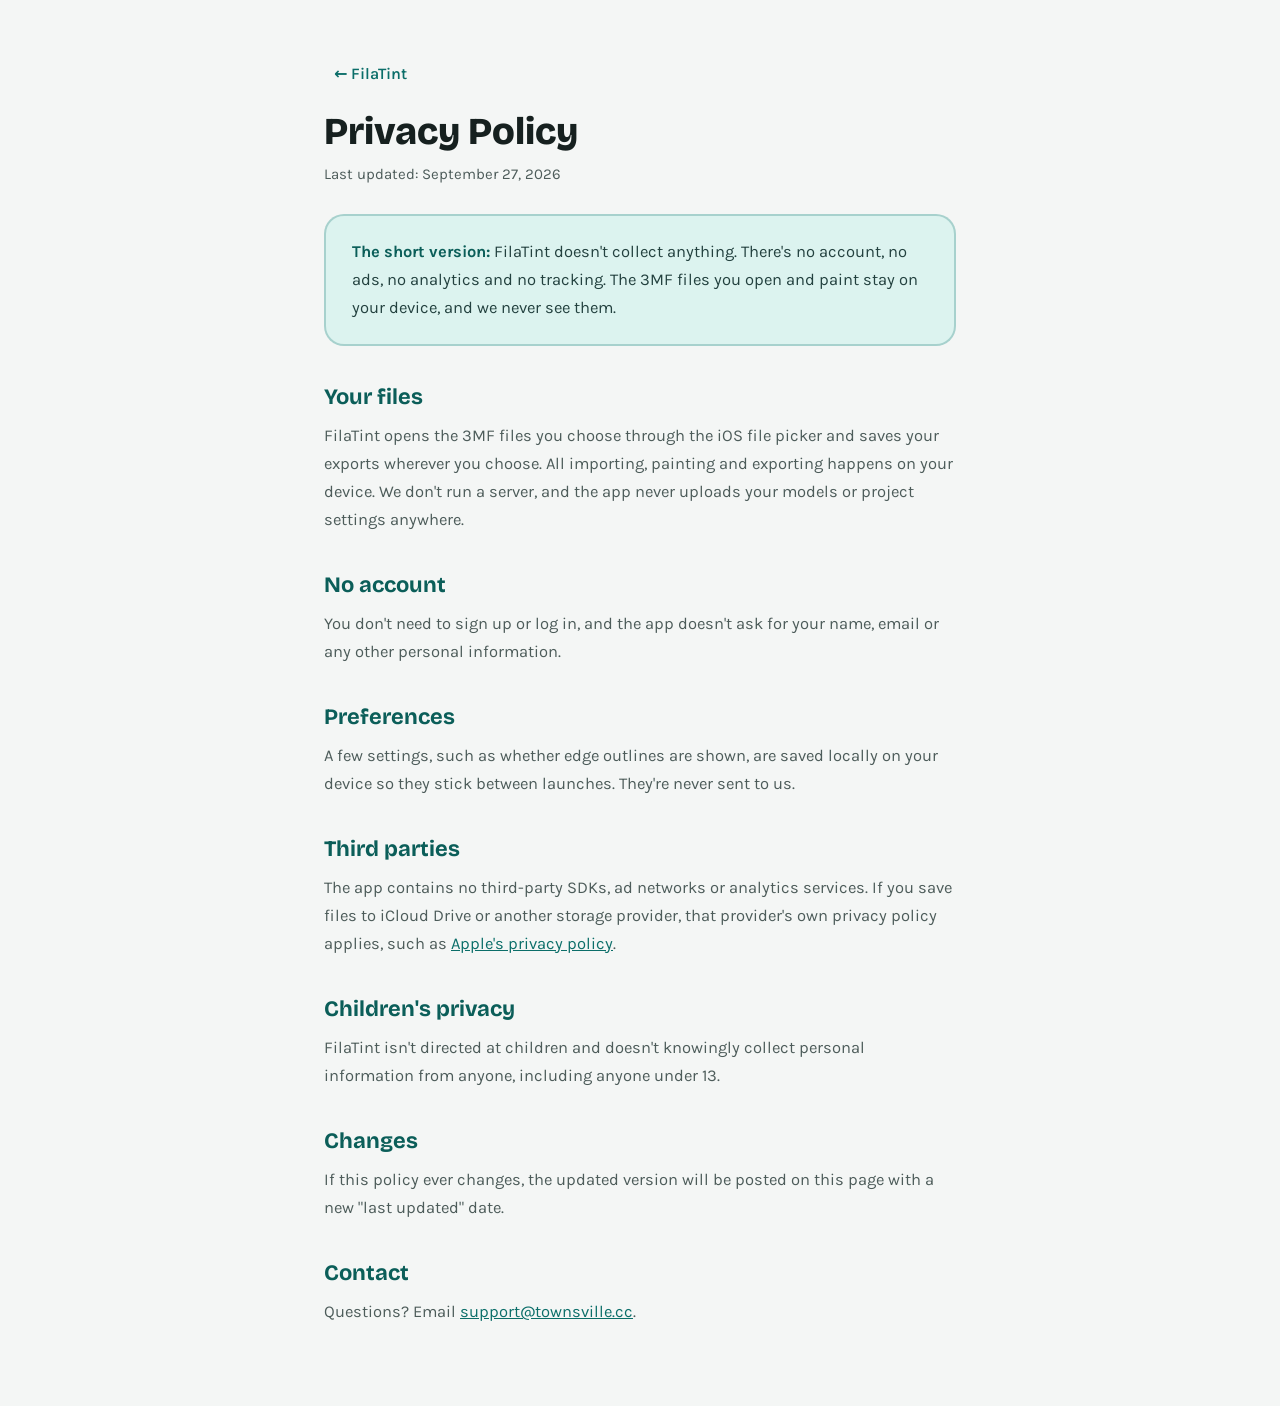
<file: privacy.html>
<!DOCTYPE html>
<html lang="en">
<head>
<meta charset="utf-8">
<meta name="viewport" content="width=device-width, initial-scale=1">
<title>Privacy Policy — FilaTint</title>
<meta name="description" content="Privacy policy for the FilaTint app. No accounts, no ads, no tracking — your 3MF files never leave your device.">
<link rel="icon" type="image/png" href="assets/app-icon.png">
<link rel="preconnect" href="https://fonts.googleapis.com">
<link rel="preconnect" href="https://fonts.gstatic.com" crossorigin>
<link href="https://fonts.googleapis.com/css2?family=Bricolage+Grotesque:opsz,wght@12..96,600..800&family=Karla:wght@400;500;600;700&display=swap" rel="stylesheet">
<link rel="stylesheet" href="styles.css">
<style>
  /* Tokens, reset, base type and focus live in styles.css. */
  body { min-height: 100vh; }
  main { max-width: 680px; margin: 0 auto; padding: 56px 24px 80px; }
  a { color: var(--accent-deep); }
  a:hover { color: var(--accent-hover); }
  h1 { font-size: 38px; font-weight: 800; }
  .updated { color: var(--sub); margin-top: 8px; font-size: 15px; }
  h2 { font-size: 22px; font-weight: 700; margin-top: 38px; color: var(--kicker-text); }
  p { color: var(--sub); line-height: 1.7; margin-top: 12px; font-size: 16.5px; }
  .tldr {
    margin-top: 26px; padding: 22px 26px; border-radius: 20px;
    background: var(--mint); border: 2px solid rgba(11, 110, 105, .25);
  }
  .tldr p { color: var(--callout-body); margin-top: 0; }
  .tldr strong { color: var(--kicker-text); }
  .back {
    display: inline-block; margin-bottom: 18px; padding: 8px 10px;
    text-decoration: none; font-weight: 600;
  }
  .back:hover { text-decoration: underline; }
</style>
</head>
<body>
<main>
  <a class="back" href="index.html">← FilaTint</a>
  <h1>Privacy Policy</h1>
  <p class="updated">Last updated: September 27, 2026</p>

  <div class="tldr">
    <p><strong>The short version:</strong> FilaTint doesn't collect anything. There's no account,
    no ads, no analytics and no tracking. The 3MF files you open and paint stay on your device,
    and we never see them.</p>
  </div>

  <h2>Your files</h2>
  <p>FilaTint opens the 3MF files you choose through the iOS file picker and saves your exports
  wherever you choose. All importing, painting and exporting happens on your device. We don't
  run a server, and the app never uploads your models or project settings anywhere.</p>

  <h2>No account</h2>
  <p>You don't need to sign up or log in, and the app doesn't ask for your name, email or any
  other personal information.</p>

  <h2>Preferences</h2>
  <p>A few settings, such as whether edge outlines are shown, are saved locally on your device
  so they stick between launches. They're never sent to us.</p>

  <h2>Third parties</h2>
  <p>The app contains no third-party SDKs, ad networks or analytics services. If you save files
  to iCloud Drive or another storage provider, that provider's own privacy policy applies, such
  as <a href="https://www.apple.com/legal/privacy/" rel="noopener">Apple's privacy policy</a>.</p>

  <h2>Children's privacy</h2>
  <p>FilaTint isn't directed at children and doesn't knowingly collect personal information from
  anyone, including anyone under 13.</p>

  <h2>Changes</h2>
  <p>If this policy ever changes, the updated version will be posted on this page with a new
  "last updated" date.</p>

  <h2>Contact</h2>
  <p>Questions? Email <a href="mailto:support@townsville.cc">support@townsville.cc</a>.</p>
</main>
</body>
</html>
</file>
<file: styles.css>
/* FilaTint — shared foundation.
   Tokens, reset, base type, and focus live here so a color fix lands on every page at once.
   Page-specific layout stays in each page's own <style> block. */

:root {
  --bg: #f4f6f5;
  --card: #ffffff;
  --card-alt: #f7faf9;
  --mint: #dcf3ef;
  --control-bg: #e3e9e8;

  --panel-bg: #0f2426;
  --panel-text: #eef4f3;
  --panel-sub: #b4c6c4;
  --panel-accent: #7fe0d6;

  --ink: #16201f;
  --sub: #4d5c5a;
  --muted: #5c6b69;
  --faint: #6b7978;

  --accent: #12a394;
  --accent-deep: #0b6e69;
  --accent-hover: #084f4b;
  --kicker-text: #0b5e59;
  --callout-heading: #0b3d3a;
  --callout-body: #23413f;

  --warn-bg: #f2b43c;
  --warn-text: #3a2800;

  --line: #dfe6e5;
  --track: #d5dddc;

  --focus-ring: var(--accent-deep);

  --space-xs: .5rem; --space-sm: 1rem; --space-md: 1.5rem;
  --space-lg: 2.5rem; --space-xl: 4rem; --space-2xl: 5.5rem;
}

* { margin: 0; padding: 0; box-sizing: border-box; }
html, body { overflow-x: clip; }

body {
  font-family: "Karla", system-ui, sans-serif;
  color: var(--ink);
  background: var(--bg);
}

h1, h2, h3 {
  font-family: "Bricolage Grotesque", system-ui, sans-serif;
  font-style: normal;
  overflow-wrap: anywhere;
  text-wrap: balance;
}

p { text-wrap: pretty; }

a { color: inherit; }

:focus-visible {
  outline: 3px solid var(--focus-ring);
  outline-offset: 3px;
  border-radius: 6px;
}

@media (prefers-reduced-motion: reduce) {
  *, *::before, *::after {
    animation-duration: .01ms !important;
    animation-iteration-count: 1 !important;
    transition-duration: .01ms !important;
    scroll-behavior: auto !important;
  }
}
</file>
